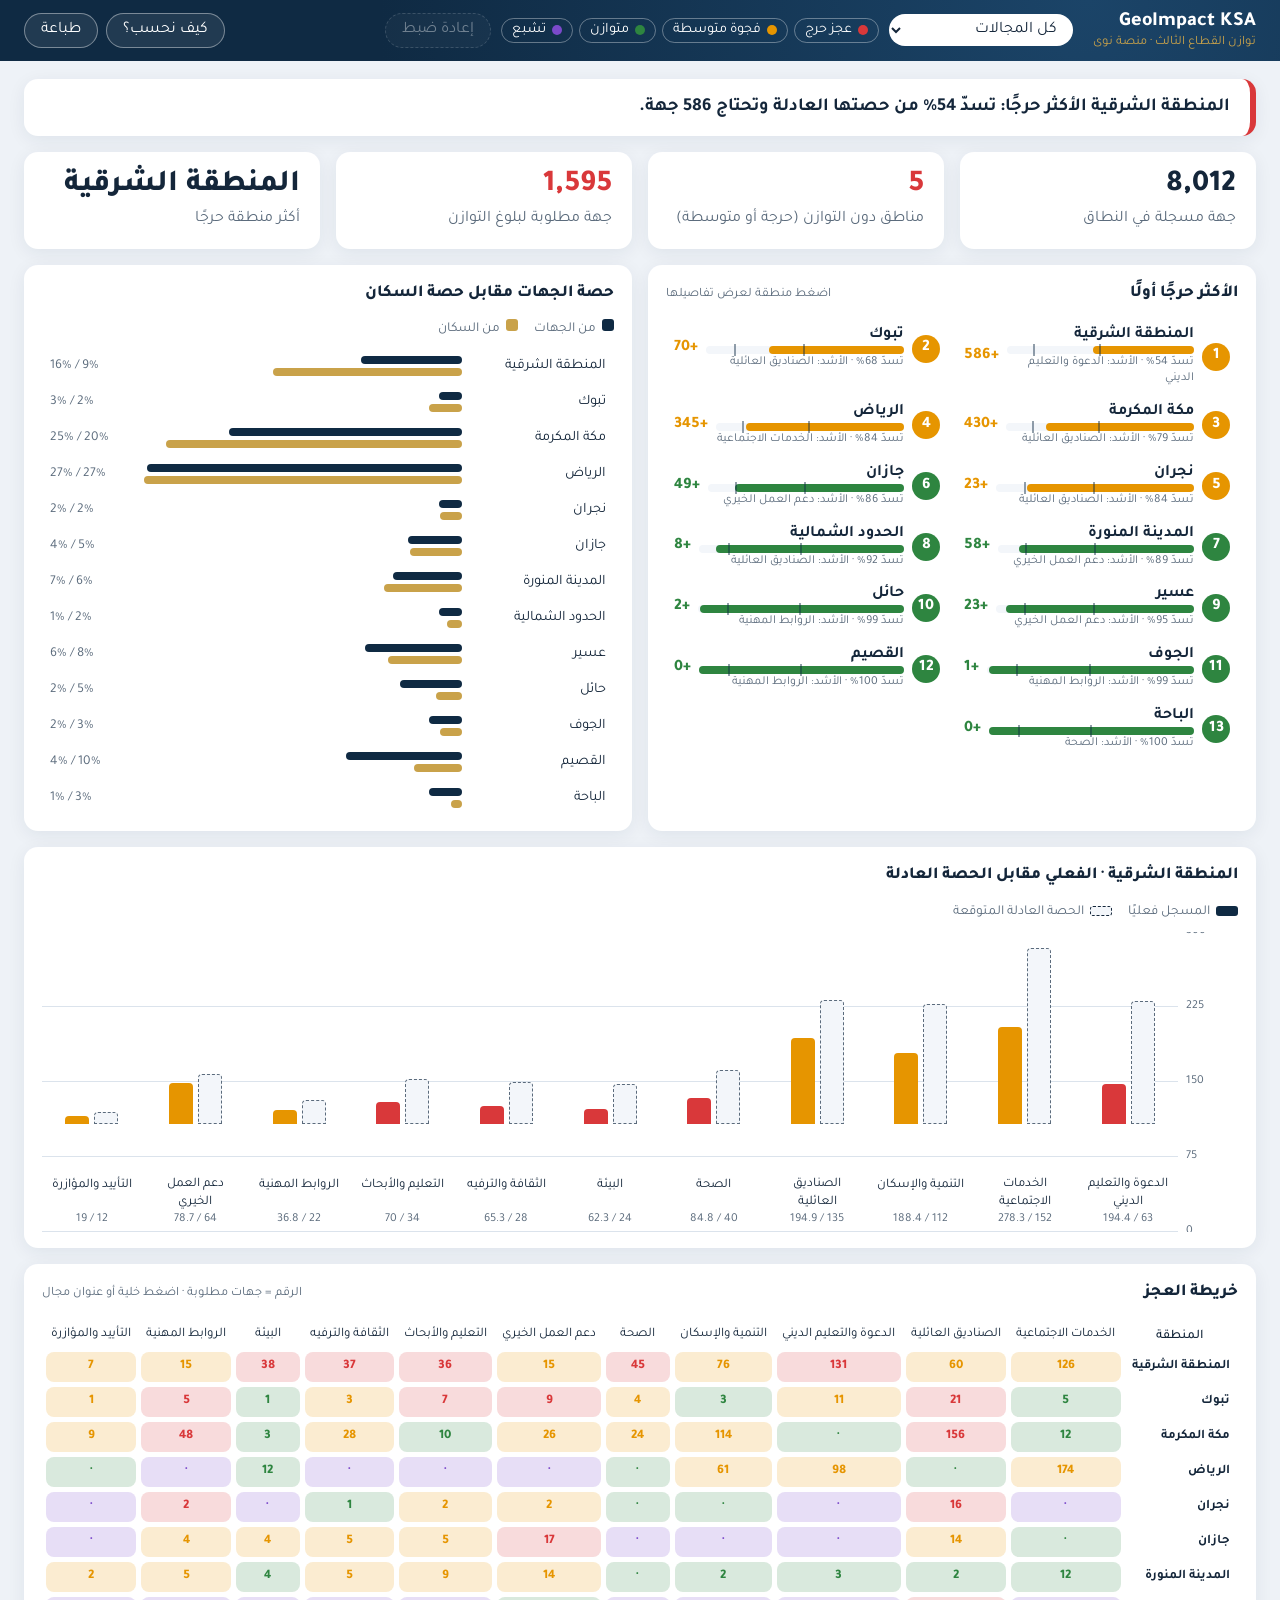
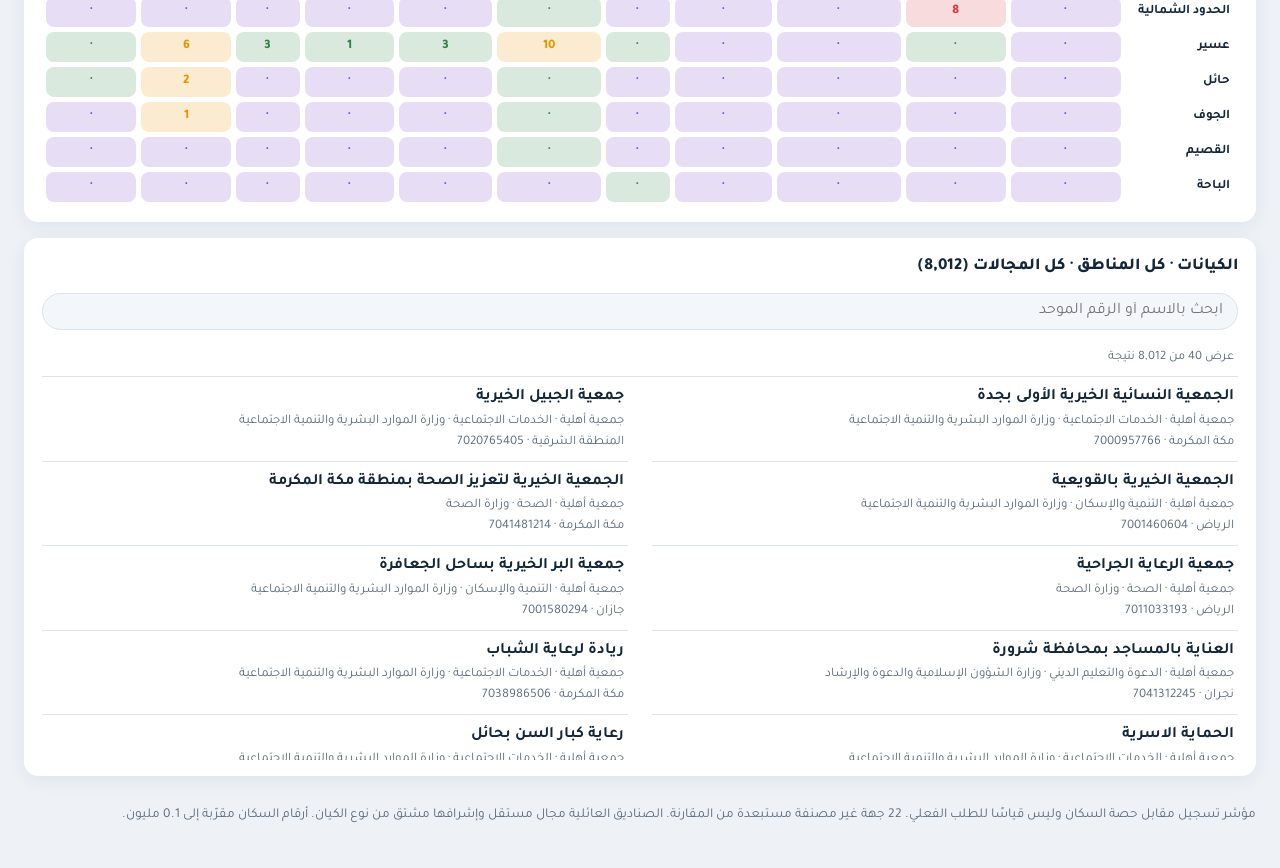
<file: dashboard/index.html>
<!DOCTYPE html>
<html lang="ar" dir="rtl">
<head>
  <meta charset="UTF-8">
  <meta name="viewport" content="width=device-width, initial-scale=1">
  <title>GeoImpact KSA · لوحة توازن القطاع الثالث</title>
  <link rel="preconnect" href="https://fonts.googleapis.com">
  <link href="https://fonts.googleapis.com/css2?family=Tajawal:wght@400;500;700;800&display=swap" rel="stylesheet">
  <link rel="stylesheet" href="style.css?v=17">
</head>
<body>
  <header class="topbar">
    <div class="topbar__brand">
      <strong>GeoImpact KSA</strong>
      <span>توازن القطاع الثالث · منصة نوى</span>
    </div>
    <div class="topbar__filters" id="filters"></div>
    <div class="topbar__actions">
      <button type="button" class="btn" id="method-button">كيف نحسب؟</button>
      <button type="button" class="btn" id="print-button">طباعة</button>
    </div>
  </header>

  <main class="board">
    <section class="headline" id="headline" aria-live="polite"></section>
    <section class="kpis" id="kpis"></section>

    <section class="panel panel--leaderboard">
      <h2 class="panel__title">الأكثر حرجًا أولًا <small>اضغط منطقة لعرض تفاصيلها</small></h2>
      <ol class="leaderboard" id="leaderboard"></ol>
    </section>

    <section class="panel panel--detail">
      <h2 class="panel__title" id="detail-title"></h2>
      <div class="legend legend--detail" aria-label="مفتاح الرسم">
        <span><i class="legend-mark legend-mark--actual"></i>المسجل فعليًا</span>
        <span><i class="legend-mark legend-mark--expected"></i>الحصة العادلة المتوقعة</span>
      </div>
      <div id="detail"></div>
    </section>

    <section class="panel panel--shares">
      <h2 class="panel__title">حصة الجهات مقابل حصة السكان</h2>
      <div class="legend">
        <span><i class="swatch swatch--registered"></i>من الجهات</span>
        <span><i class="swatch swatch--population"></i>من السكان</span>
      </div>
      <div id="shares"></div>
    </section>

    <section class="panel panel--matrix">
      <h2 class="panel__title">خريطة العجز <small>الرقم = جهات مطلوبة · اضغط خلية أو عنوان مجال</small></h2>
      <div class="matrix-scroll"><table class="matrix" id="matrix"></table></div>
    </section>

    <section class="panel panel--entities">
      <h2 class="panel__title" id="entities-title"></h2>
      <input id="entity-search" class="search" type="search" placeholder="ابحث بالاسم أو الرقم الموحد" autocomplete="off">
      <ul class="results" id="entities"></ul>
    </section>
  </main>

  <dialog id="method-dialog" class="dialog">
    <div id="method-body"></div>
    <button type="button" class="btn btn--primary" id="method-close">فهمت</button>
  </dialog>

  <footer class="footer" id="footer"></footer>
  <script type="module" src="js/app.js?v=15"></script>
</body>
</html>
</file>
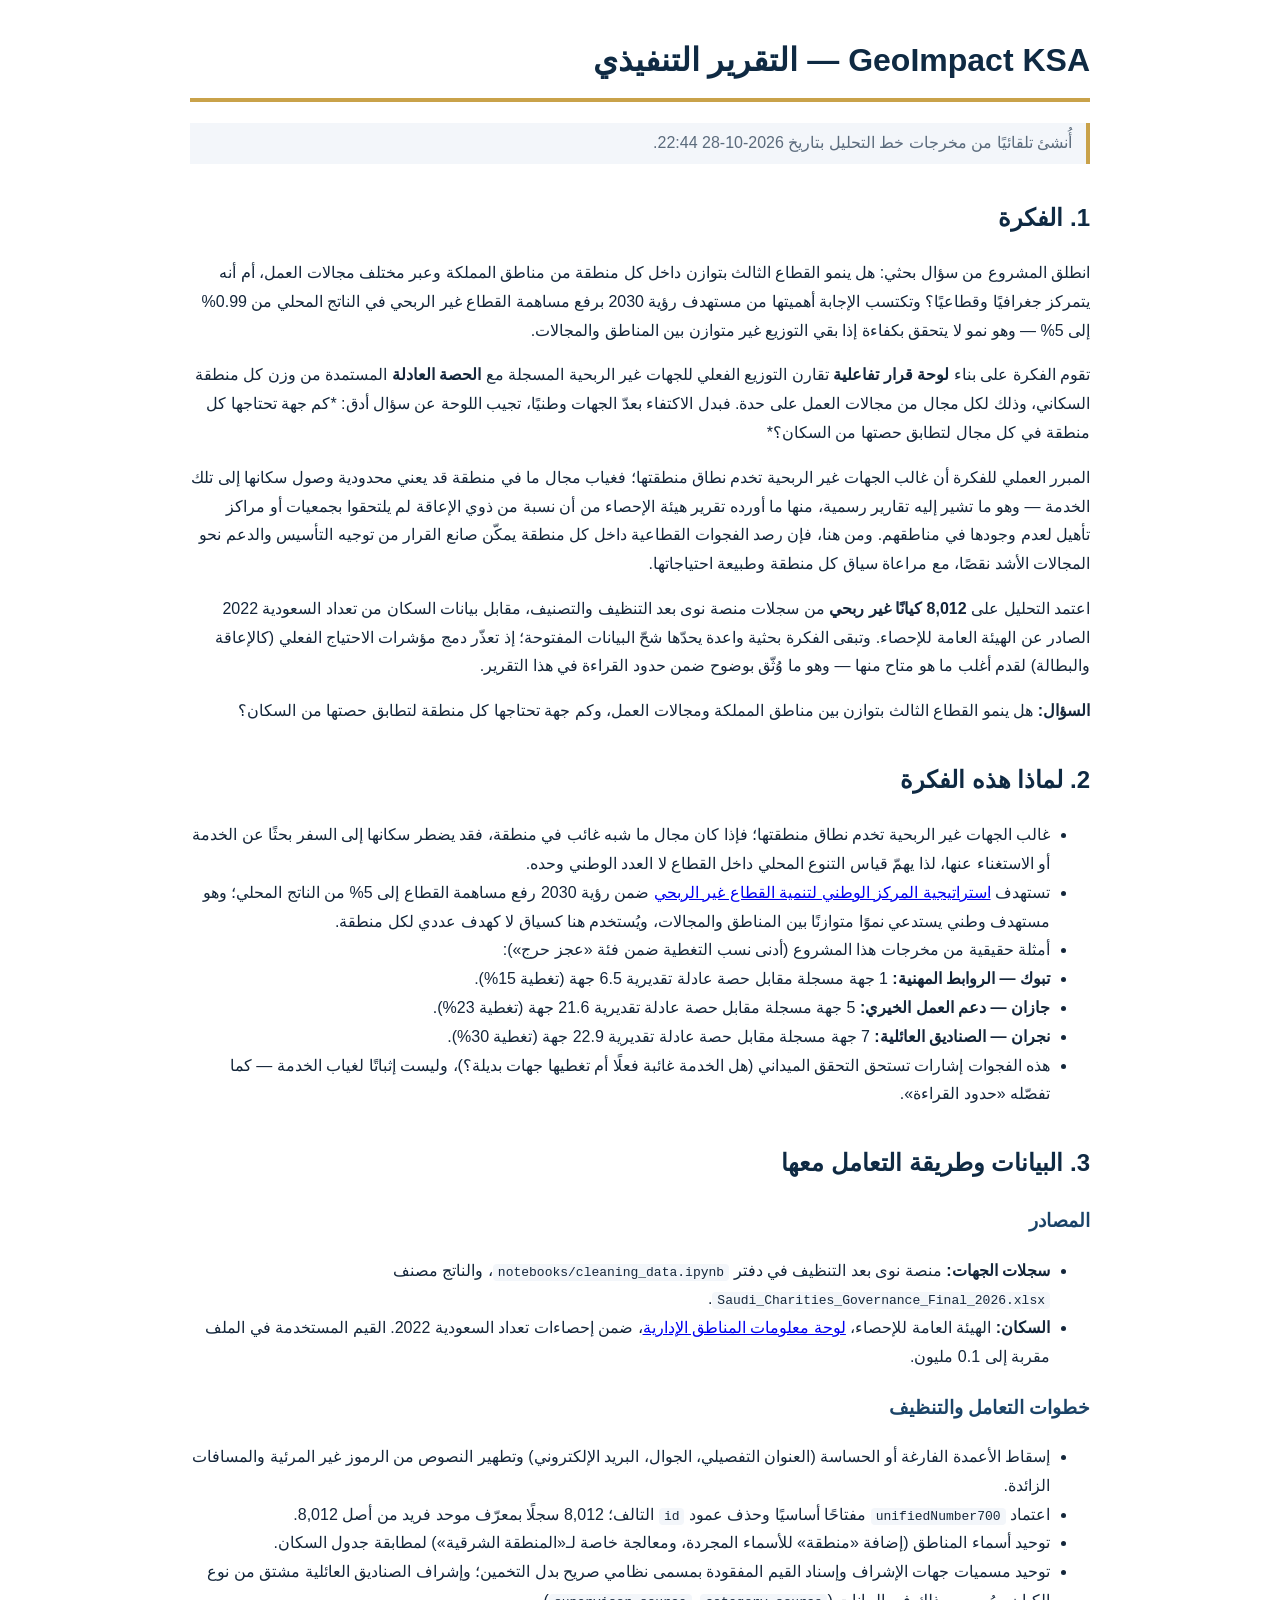
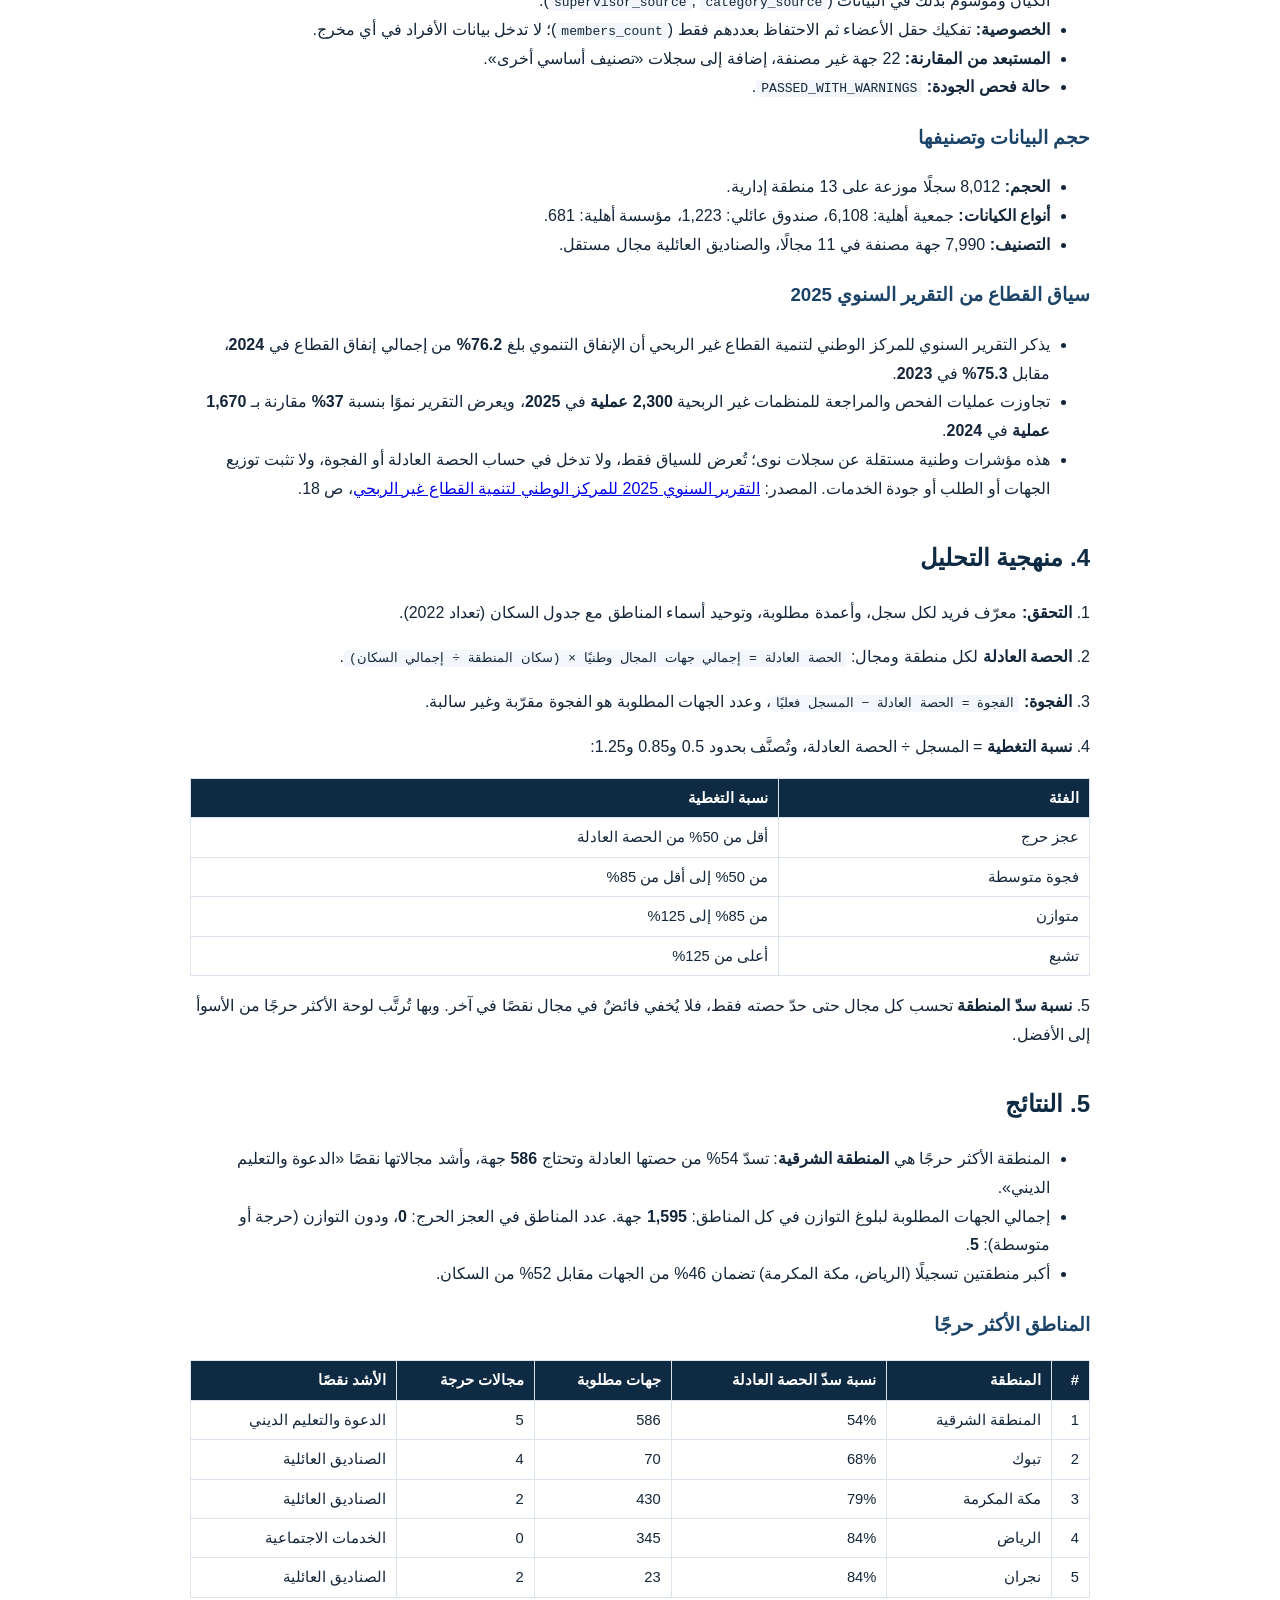
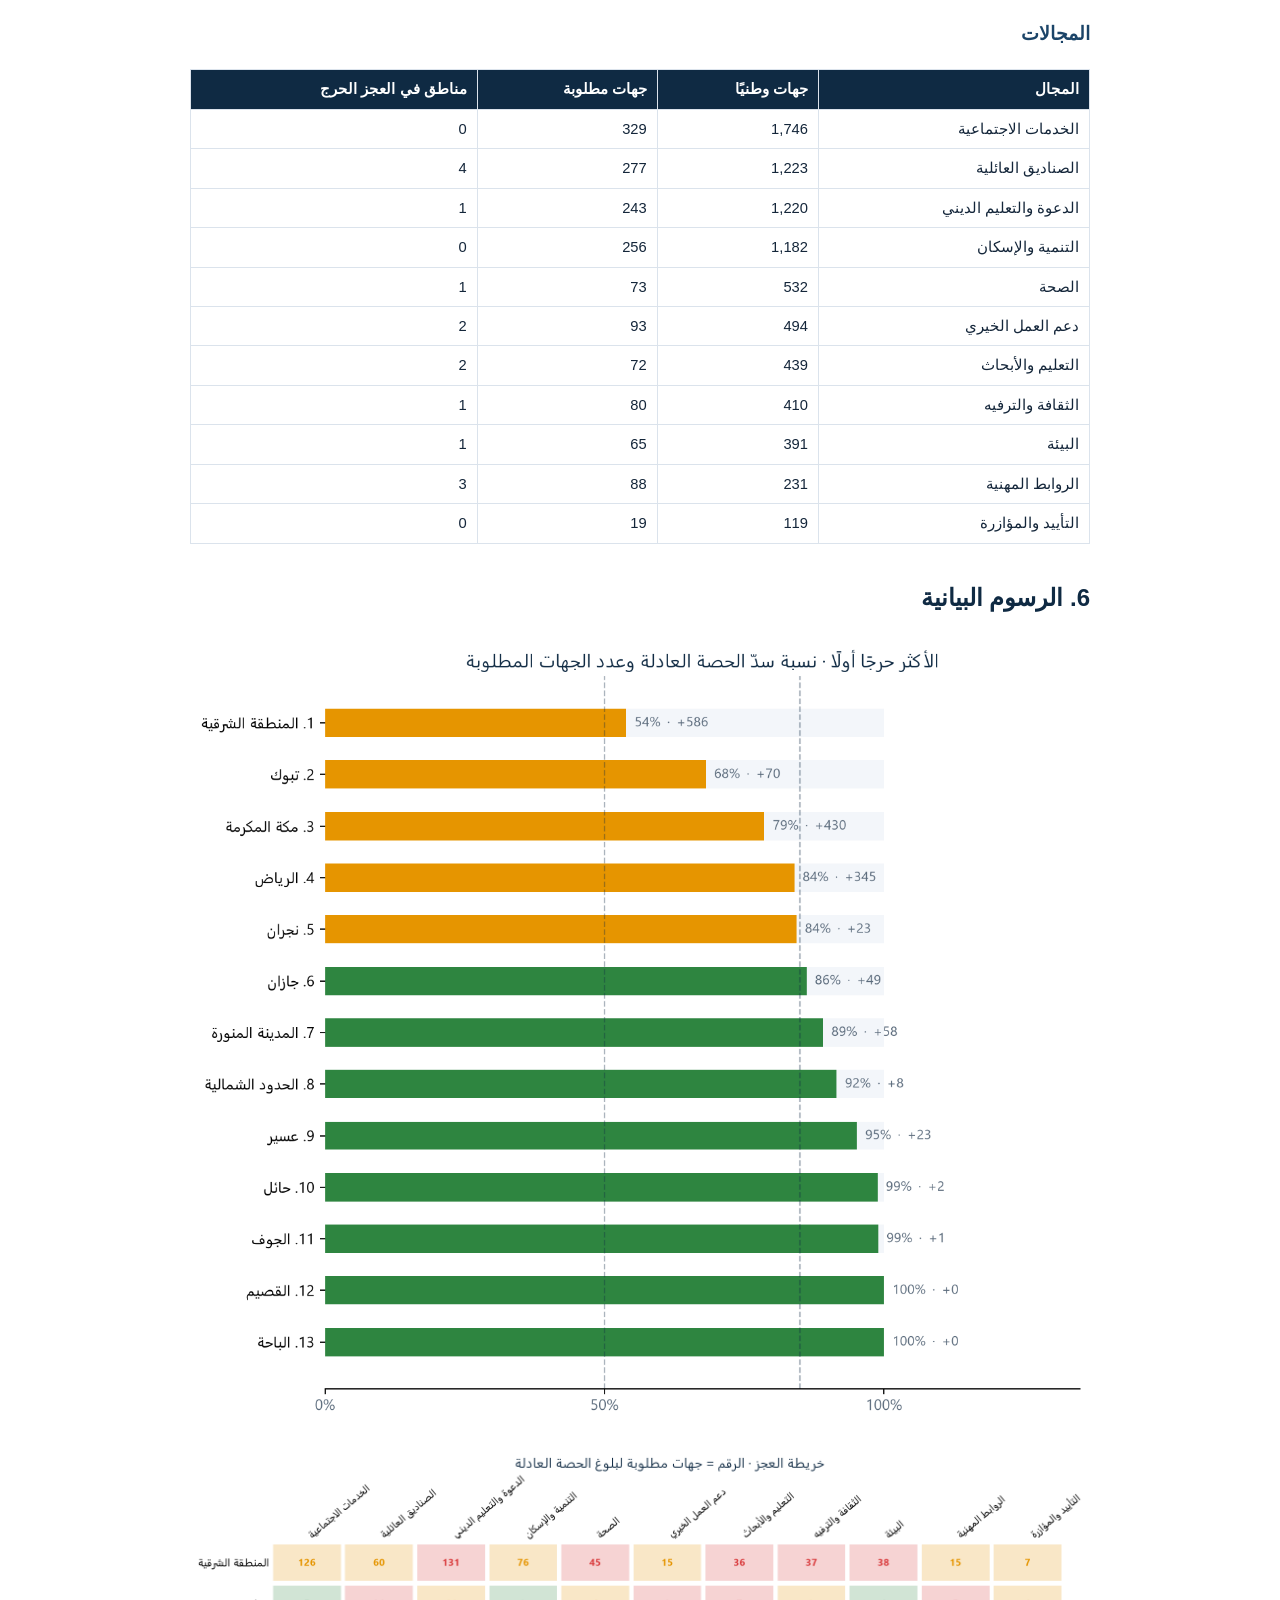
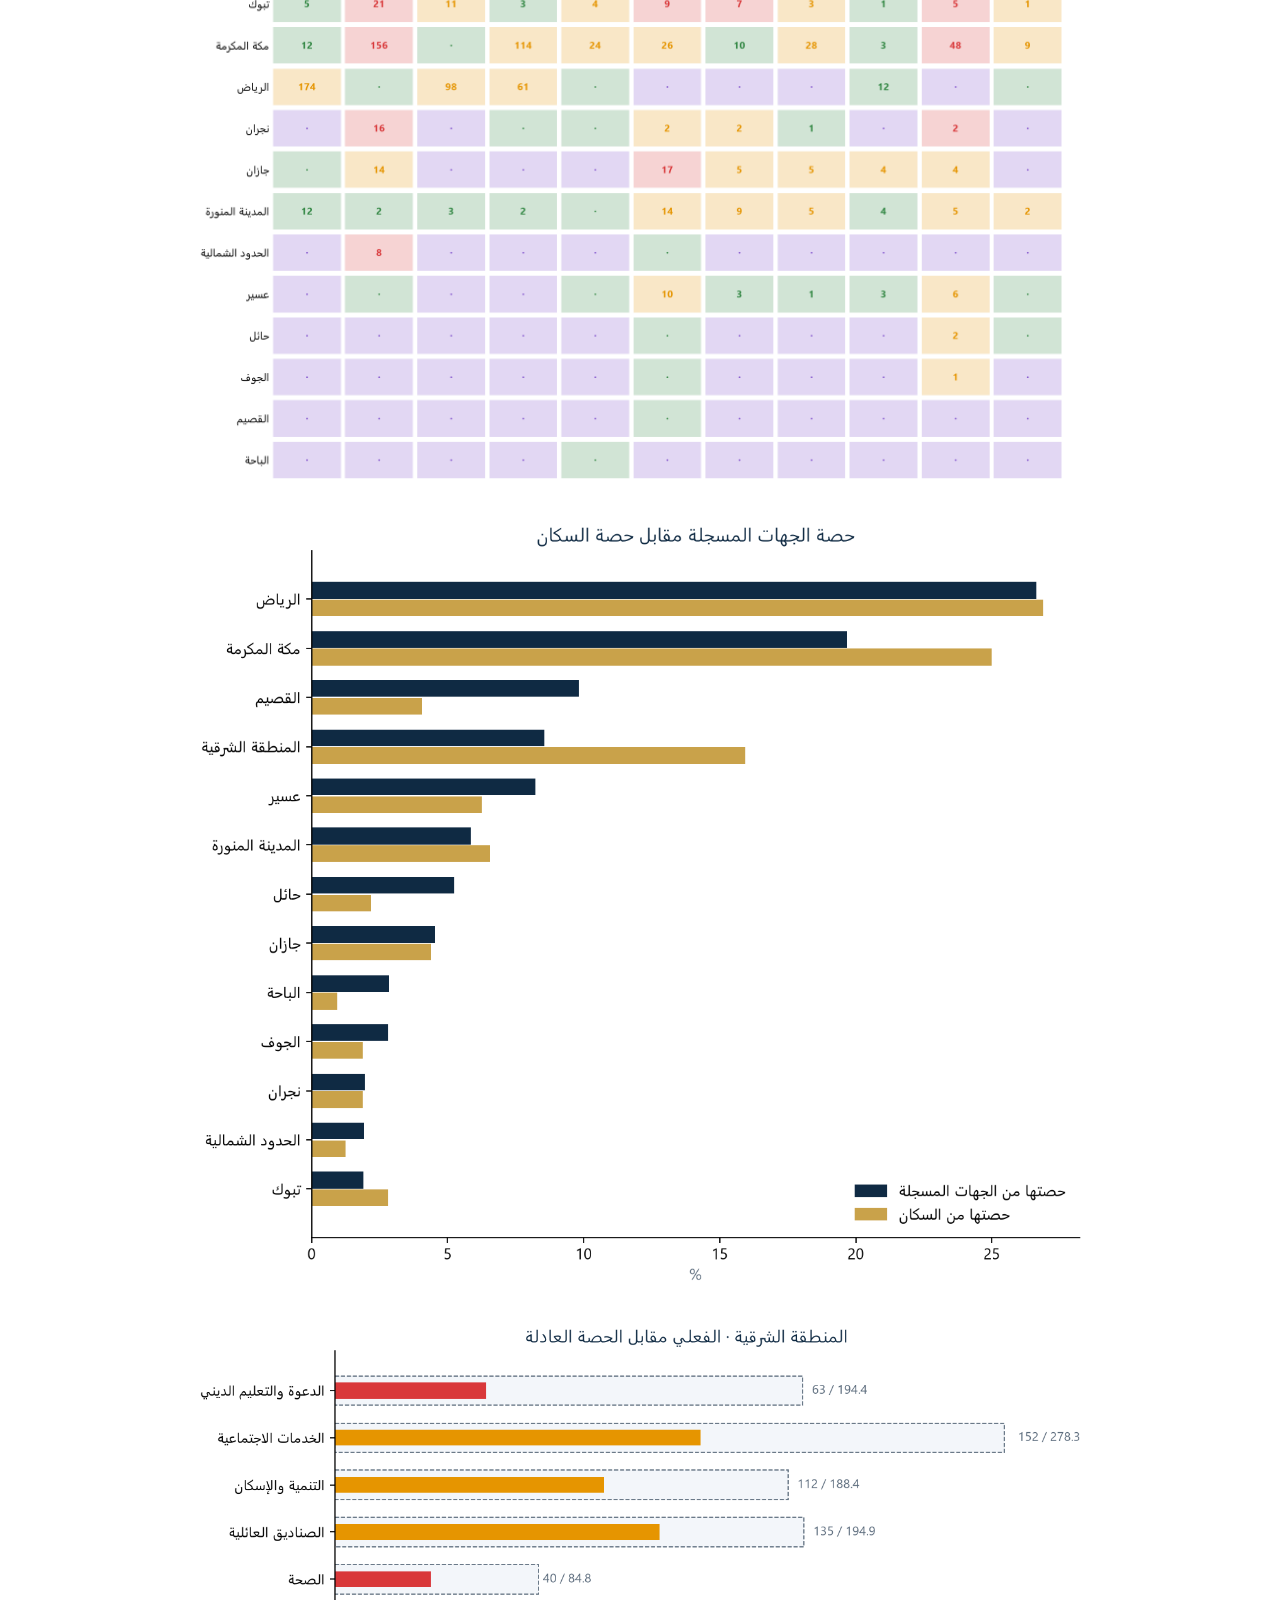
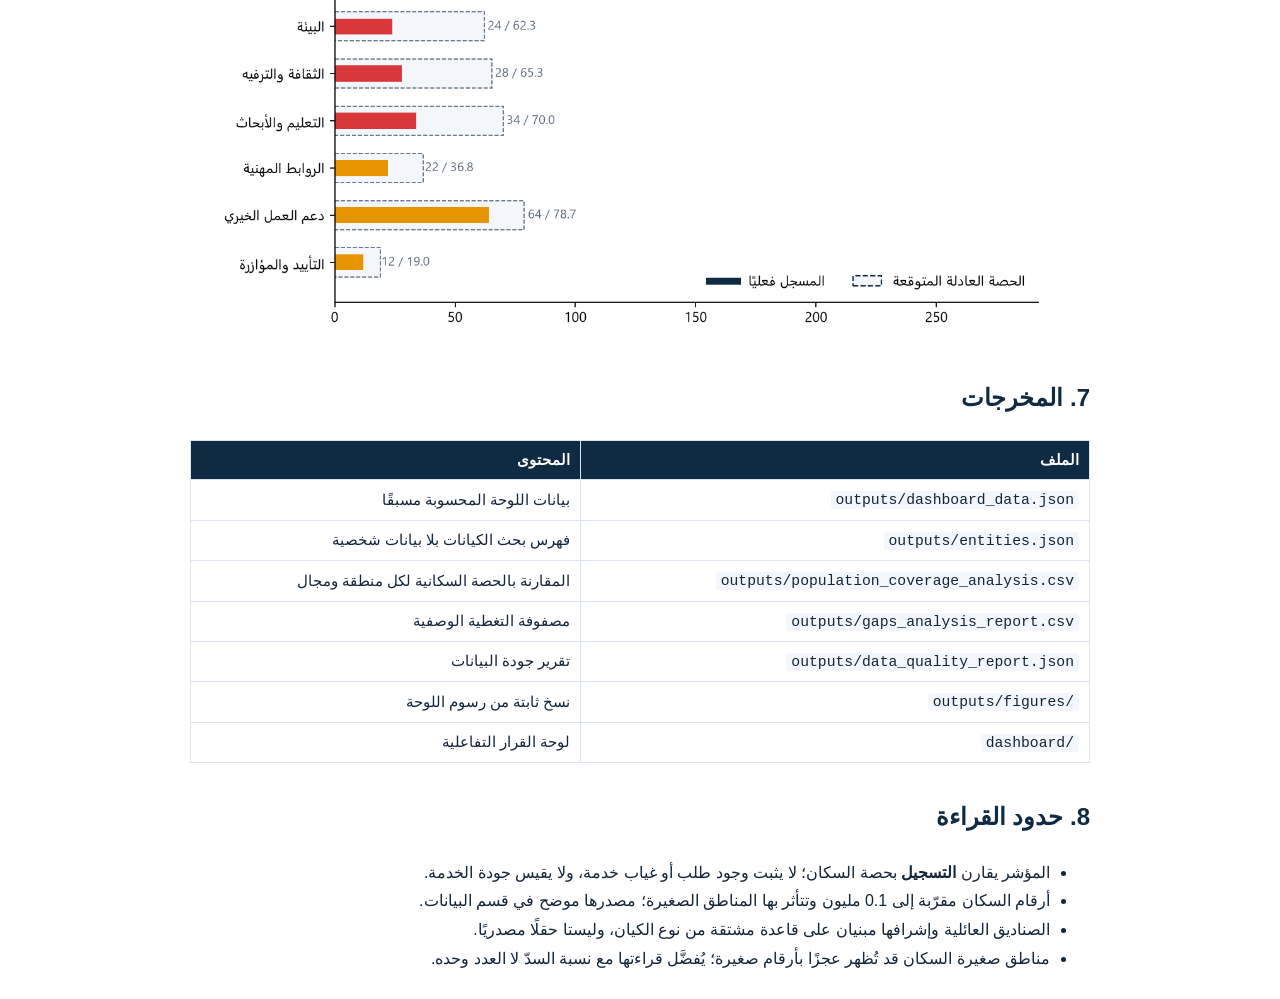
<file: report/executive_summary.html>
<!DOCTYPE html><html lang="ar" dir="rtl"><head><meta charset="UTF-8"><title>GeoImpact KSA — التقرير التنفيذي</title><style>
body { font-family: Tajawal, 'Segoe UI', Tahoma, sans-serif; max-width: 900px; margin: 32px auto; padding: 0 20px; color: #14263a; line-height: 1.8; }
h1 { color: #0f2a43; border-bottom: 4px solid #c9a24a; padding-bottom: 8px; }
h2 { color: #0f2a43; margin-top: 32px; } h3 { color: #1b4468; }
table { width: 100%; border-collapse: collapse; margin: 12px 0; font-size: 0.92rem; }
th { background: #0f2a43; color: #fff; } th, td { padding: 6px 10px; border: 1px solid #dbe3ec; text-align: right; }
blockquote { margin: 0; padding: 6px 14px; border-inline-start: 4px solid #c9a24a; background: #f3f6fa; color: #5b6b7c; }
figure { margin: 16px 0; page-break-inside: avoid; } img { max-width: 100%; }
code { background: #f3f6fa; padding: 1px 5px; border-radius: 4px; direction: ltr; unicode-bidi: embed; }
</style></head><body><h1>GeoImpact KSA — التقرير التنفيذي</h1>
<blockquote>أُنشئ تلقائيًا من مخرجات خط التحليل بتاريخ 2026-10-28 22:44.</blockquote>
<h2>1. الفكرة</h2>
<p>انطلق المشروع من سؤال بحثي: هل ينمو القطاع الثالث بتوازن داخل كل منطقة من مناطق المملكة وعبر مختلف مجالات العمل، أم أنه يتمركز جغرافيًا وقطاعيًا؟ وتكتسب الإجابة أهميتها من مستهدف رؤية 2030 برفع مساهمة القطاع غير الربحي في الناتج المحلي من 0.99% إلى 5% — وهو نمو لا يتحقق بكفاءة إذا بقي التوزيع غير متوازن بين المناطق والمجالات.</p>
<p>تقوم الفكرة على بناء <strong>لوحة قرار تفاعلية</strong> تقارن التوزيع الفعلي للجهات غير الربحية المسجلة مع <strong>الحصة العادلة</strong> المستمدة من وزن كل منطقة السكاني، وذلك لكل مجال من مجالات العمل على حدة. فبدل الاكتفاء بعدّ الجهات وطنيًا، تجيب اللوحة عن سؤال أدق: *كم جهة تحتاجها كل منطقة في كل مجال لتطابق حصتها من السكان؟*</p>
<p>المبرر العملي للفكرة أن غالب الجهات غير الربحية تخدم نطاق منطقتها؛ فغياب مجال ما في منطقة قد يعني محدودية وصول سكانها إلى تلك الخدمة — وهو ما تشير إليه تقارير رسمية، منها ما أورده تقرير هيئة الإحصاء من أن نسبة من ذوي الإعاقة لم يلتحقوا بجمعيات أو مراكز تأهيل لعدم وجودها في مناطقهم. ومن هنا، فإن رصد الفجوات القطاعية داخل كل منطقة يمكّن صانع القرار من توجيه التأسيس والدعم نحو المجالات الأشد نقصًا، مع مراعاة سياق كل منطقة وطبيعة احتياجاتها.</p>
<p>اعتمد التحليل على <strong>8,012 كيانًا غير ربحي</strong> من سجلات منصة نوى بعد التنظيف والتصنيف، مقابل بيانات السكان من تعداد السعودية 2022 الصادر عن الهيئة العامة للإحصاء. وتبقى الفكرة بحثية واعدة يحدّها شحّ البيانات المفتوحة؛ إذ تعذّر دمج مؤشرات الاحتياج الفعلي (كالإعاقة والبطالة) لقدم أغلب ما هو متاح منها — وهو ما وُثّق بوضوح ضمن حدود القراءة في هذا التقرير.</p>
<p><strong>السؤال:</strong> هل ينمو القطاع الثالث بتوازن بين مناطق المملكة ومجالات العمل، وكم جهة تحتاجها كل منطقة لتطابق حصتها من السكان؟</p>
<h2>2. لماذا هذه الفكرة</h2>
<ul><li>غالب الجهات غير الربحية تخدم نطاق منطقتها؛ فإذا كان مجال ما شبه غائب في منطقة، فقد يضطر سكانها إلى السفر بحثًا عن الخدمة أو الاستغناء عنها، لذا يهمّ قياس التنوع المحلي داخل القطاع لا العدد الوطني وحده.</li><li>تستهدف <a href="https://www.vision2030.gov.sa/ar/explore/strategies/national-center-for-non-profit-sector-strategy">استراتيجية المركز الوطني لتنمية القطاع غير الربحي</a> ضمن رؤية 2030 رفع مساهمة القطاع إلى 5% من الناتج المحلي؛ وهو مستهدف وطني يستدعي نموًا متوازنًا بين المناطق والمجالات، ويُستخدم هنا كسياق لا كهدف عددي لكل منطقة.</li><li>أمثلة حقيقية من مخرجات هذا المشروع (أدنى نسب التغطية ضمن فئة «عجز حرج»):</li><li><strong>تبوك — الروابط المهنية:</strong> 1 جهة مسجلة مقابل حصة عادلة تقديرية 6.5 جهة (تغطية 15%).</li><li><strong>جازان — دعم العمل الخيري:</strong> 5 جهة مسجلة مقابل حصة عادلة تقديرية 21.6 جهة (تغطية 23%).</li><li><strong>نجران — الصناديق العائلية:</strong> 7 جهة مسجلة مقابل حصة عادلة تقديرية 22.9 جهة (تغطية 30%).</li><li>هذه الفجوات إشارات تستحق التحقق الميداني (هل الخدمة غائبة فعلًا أم تغطيها جهات بديلة؟)، وليست إثباتًا لغياب الخدمة — كما تفصّله «حدود القراءة».</li></ul>
<h2>3. البيانات وطريقة التعامل معها</h2>
<h3>المصادر</h3>
<ul><li><strong>سجلات الجهات:</strong> منصة نوى بعد التنظيف في دفتر <code>notebooks/cleaning_data.ipynb</code>، والناتج مصنف <code>Saudi_Charities_Governance_Final_2026.xlsx</code>.</li><li><strong>السكان:</strong> الهيئة العامة للإحصاء، <a href="https://www.stats.gov.sa/ar/w/%D8%B9%D8%B1%D8%B6-%D9%85%D8%B9%D9%84%D9%88%D9%85%D8%A7%D8%AA-%D8%A7%D9%84%D9%85%D9%86%D8%A7%D8%B7%D9%82-%D8%A7%D9%84%D8%A5%D8%AF%D8%A7%D8%B1%D9%8A%D8%A9?category=127436&amp;tab=436327">لوحة معلومات المناطق الإدارية</a>، ضمن إحصاءات تعداد السعودية 2022. القيم المستخدمة في الملف مقربة إلى 0.1 مليون.</li></ul>
<h3>خطوات التعامل والتنظيف</h3>
<ul><li>إسقاط الأعمدة الفارغة أو الحساسة (العنوان التفصيلي، الجوال، البريد الإلكتروني) وتطهير النصوص من الرموز غير المرئية والمسافات الزائدة.</li><li>اعتماد <code>unifiedNumber700</code> مفتاحًا أساسيًا وحذف عمود <code>id</code> التالف؛ 8,012 سجلًا بمعرّف موحد فريد من أصل 8,012.</li><li>توحيد أسماء المناطق (إضافة «منطقة» للأسماء المجردة، ومعالجة خاصة لـ«المنطقة الشرقية») لمطابقة جدول السكان.</li><li>توحيد مسميات جهات الإشراف وإسناد القيم المفقودة بمسمى نظامي صريح بدل التخمين؛ وإشراف الصناديق العائلية مشتق من نوع الكيان ومُوسوم بذلك في البيانات (<code>supervisor_source</code>, <code>category_source</code>).</li><li><strong>الخصوصية:</strong> تفكيك حقل الأعضاء ثم الاحتفاظ بعددهم فقط (<code>members_count</code>)؛ لا تدخل بيانات الأفراد في أي مخرج.</li><li><strong>المستبعد من المقارنة:</strong> 22 جهة غير مصنفة، إضافة إلى سجلات «تصنيف أساسي أخرى».</li><li><strong>حالة فحص الجودة:</strong> <code>PASSED_WITH_WARNINGS</code>.</li></ul>
<h3>حجم البيانات وتصنيفها</h3>
<ul><li><strong>الحجم:</strong> 8,012 سجلًا موزعة على 13 منطقة إدارية.</li><li><strong>أنواع الكيانات:</strong> جمعية أهلية: 6,108، صندوق عائلي: 1,223، مؤسسة أهلية: 681.</li><li><strong>التصنيف:</strong> 7,990 جهة مصنفة في 11 مجالًا، والصناديق العائلية مجال مستقل.</li></ul>
<h3>سياق القطاع من التقرير السنوي 2025</h3>
<ul><li>يذكر التقرير السنوي للمركز الوطني لتنمية القطاع غير الربحي أن الإنفاق التنموي بلغ <strong>76.2%</strong> من إجمالي إنفاق القطاع في <strong>2024</strong>، مقابل <strong>75.3%</strong> في <strong>2023</strong>.</li><li>تجاوزت عمليات الفحص والمراجعة للمنظمات غير الربحية <strong>2,300 عملية</strong> في <strong>2025</strong>، ويعرض التقرير نموًا بنسبة <strong>37%</strong> مقارنة بـ <strong>1,670 عملية</strong> في <strong>2024</strong>.</li><li>هذه مؤشرات وطنية مستقلة عن سجلات نوى؛ تُعرض للسياق فقط، ولا تدخل في حساب الحصة العادلة أو الفجوة، ولا تثبت توزيع الجهات أو الطلب أو جودة الخدمات. المصدر: <a href="https://ncnp.gov.sa/ar/reports">التقرير السنوي 2025 للمركز الوطني لتنمية القطاع غير الربحي</a>، ص 18.</li></ul>
<h2>4. منهجية التحليل</h2>
<p>1. <strong>التحقق:</strong> معرّف فريد لكل سجل، وأعمدة مطلوبة، وتوحيد أسماء المناطق مع جدول السكان (تعداد 2022).</p>
<p>2. <strong>الحصة العادلة</strong> لكل منطقة ومجال: <code>الحصة العادلة = إجمالي جهات المجال وطنيًا × (سكان المنطقة ÷ إجمالي السكان)</code>.</p>
<p>3. <strong>الفجوة:</strong> <code>الفجوة = الحصة العادلة − المسجل فعليًا</code>، وعدد الجهات المطلوبة هو الفجوة مقرّبة وغير سالبة.</p>
<p>4. <strong>نسبة التغطية</strong> = المسجل ÷ الحصة العادلة، وتُصنَّف بحدود 0.5 و0.85 و1.25:</p>
<table><thead><tr><th>الفئة</th><th>نسبة التغطية</th></tr></thead><tbody>
<tr><td>عجز حرج</td><td>أقل من 50% من الحصة العادلة</td></tr>
<tr><td>فجوة متوسطة</td><td>من 50% إلى أقل من 85%</td></tr>
<tr><td>متوازن</td><td>من 85% إلى 125%</td></tr>
<tr><td>تشبع</td><td>أعلى من 125%</td></tr>
</tbody></table>
<p>5. <strong>نسبة سدّ المنطقة</strong> تحسب كل مجال حتى حدّ حصته فقط، فلا يُخفي فائضٌ في مجال نقصًا في آخر. وبها تُرتَّب لوحة الأكثر حرجًا من الأسوأ إلى الأفضل.</p>
<h2>5. النتائج</h2>
<ul><li>المنطقة الأكثر حرجًا هي <strong>المنطقة الشرقية</strong>: تسدّ 54% من حصتها العادلة وتحتاج <strong>586</strong> جهة، وأشد مجالاتها نقصًا «الدعوة والتعليم الديني».</li><li>إجمالي الجهات المطلوبة لبلوغ التوازن في كل المناطق: <strong>1,595</strong> جهة. عدد المناطق في العجز الحرج: <strong>0</strong>، ودون التوازن (حرجة أو متوسطة): <strong>5</strong>.</li><li>أكبر منطقتين تسجيلًا (الرياض، مكة المكرمة) تضمان 46% من الجهات مقابل 52% من السكان.</li></ul>
<h3>المناطق الأكثر حرجًا</h3>
<table><thead><tr><th>#</th><th>المنطقة</th><th>نسبة سدّ الحصة العادلة</th><th>جهات مطلوبة</th><th>مجالات حرجة</th><th>الأشد نقصًا</th></tr></thead><tbody>
<tr><td>1</td><td>المنطقة الشرقية</td><td>54%</td><td>586</td><td>5</td><td>الدعوة والتعليم الديني</td></tr>
<tr><td>2</td><td>تبوك</td><td>68%</td><td>70</td><td>4</td><td>الصناديق العائلية</td></tr>
<tr><td>3</td><td>مكة المكرمة</td><td>79%</td><td>430</td><td>2</td><td>الصناديق العائلية</td></tr>
<tr><td>4</td><td>الرياض</td><td>84%</td><td>345</td><td>0</td><td>الخدمات الاجتماعية</td></tr>
<tr><td>5</td><td>نجران</td><td>84%</td><td>23</td><td>2</td><td>الصناديق العائلية</td></tr>
</tbody></table>
<h3>المجالات</h3>
<table><thead><tr><th>المجال</th><th>جهات وطنيًا</th><th>جهات مطلوبة</th><th>مناطق في العجز الحرج</th></tr></thead><tbody>
<tr><td>الخدمات الاجتماعية</td><td>1,746</td><td>329</td><td>0</td></tr>
<tr><td>الصناديق العائلية</td><td>1,223</td><td>277</td><td>4</td></tr>
<tr><td>الدعوة والتعليم الديني</td><td>1,220</td><td>243</td><td>1</td></tr>
<tr><td>التنمية والإسكان</td><td>1,182</td><td>256</td><td>0</td></tr>
<tr><td>الصحة</td><td>532</td><td>73</td><td>1</td></tr>
<tr><td>دعم العمل الخيري</td><td>494</td><td>93</td><td>2</td></tr>
<tr><td>التعليم والأبحاث</td><td>439</td><td>72</td><td>2</td></tr>
<tr><td>الثقافة والترفيه</td><td>410</td><td>80</td><td>1</td></tr>
<tr><td>البيئة</td><td>391</td><td>65</td><td>1</td></tr>
<tr><td>الروابط المهنية</td><td>231</td><td>88</td><td>3</td></tr>
<tr><td>التأييد والمؤازرة</td><td>119</td><td>19</td><td>0</td></tr>
</tbody></table>
<h2>6. الرسوم البيانية</h2>
<figure><img src="../outputs/figures/reverse_leaderboard.png" alt="reverse_leaderboard"></figure>
<figure><img src="../outputs/figures/deficit_heatmap.png" alt="deficit_heatmap"></figure>
<figure><img src="../outputs/figures/shares_vs_population.png" alt="shares_vs_population"></figure>
<figure><img src="../outputs/figures/worst_region_domains.png" alt="worst_region_domains"></figure>
<h2>7. المخرجات</h2>
<table><thead><tr><th>الملف</th><th>المحتوى</th></tr></thead><tbody>
<tr><td><code>outputs/dashboard_data.json</code></td><td>بيانات اللوحة المحسوبة مسبقًا</td></tr>
<tr><td><code>outputs/entities.json</code></td><td>فهرس بحث الكيانات بلا بيانات شخصية</td></tr>
<tr><td><code>outputs/population_coverage_analysis.csv</code></td><td>المقارنة بالحصة السكانية لكل منطقة ومجال</td></tr>
<tr><td><code>outputs/gaps_analysis_report.csv</code></td><td>مصفوفة التغطية الوصفية</td></tr>
<tr><td><code>outputs/data_quality_report.json</code></td><td>تقرير جودة البيانات</td></tr>
<tr><td><code>outputs/figures/</code></td><td>نسخ ثابتة من رسوم اللوحة</td></tr>
<tr><td><code>dashboard/</code></td><td>لوحة القرار التفاعلية</td></tr>
</tbody></table>
<h2>8. حدود القراءة</h2>
<ul><li>المؤشر يقارن <strong>التسجيل</strong> بحصة السكان؛ لا يثبت وجود طلب أو غياب خدمة، ولا يقيس جودة الخدمة.</li><li>أرقام السكان مقرّبة إلى 0.1 مليون وتتأثر بها المناطق الصغيرة؛ مصدرها موضح في قسم البيانات.</li><li>الصناديق العائلية وإشرافها مبنيان على قاعدة مشتقة من نوع الكيان، وليستا حقلًا مصدريًا.</li><li>مناطق صغيرة السكان قد تُظهر عجزًا بأرقام صغيرة؛ يُفضَّل قراءتها مع نسبة السدّ لا العدد وحده.</li></ul></body></html>
</file>
<file: dashboard/style.css>
:root {
  --font: "Tajawal", sans-serif;
  --ink: #14263a;
  --muted: #5b6b7c;
  --line: #dbe3ec;
  --surface: #ffffff;
  --canvas: #eef2f7;
  --tint: #f3f6fa;
  --navy: #0f2a43;
  --navy-2: #1b4468;
  --accent: #c9a24a;
  --tier-red: #d9383a;
  --tier-yellow: #e69500;
  --tier-green: #2e8540;
  --tier-purple: #7b4acb;
  --radius: 14px;
  --shadow: 0 4px 18px rgba(15, 42, 67, 0.07);
}

* { box-sizing: border-box; }
body { margin: 0; font-family: var(--font); color: var(--ink); background: var(--canvas); line-height: 1.6; }
button, input, select { font-family: inherit; font-size: inherit; color: inherit; }
button { cursor: pointer; }
ul, ol { margin: 0; padding: 0; list-style: none; }

/* Top bar */
.topbar { position: sticky; top: 0; z-index: 20; display: flex; flex-wrap: wrap; align-items: center; gap: 14px 20px; padding: 10px 24px; color: #fff; background: radial-gradient(circle at 85% 0, var(--navy-2), var(--navy) 65%); }
.topbar__brand { display: flex; flex-direction: column; line-height: 1.25; }
.topbar__brand strong { font-size: 1.25rem; font-weight: 800; }
.topbar__brand span { color: var(--accent); font-size: 0.8rem; }
.topbar__filters { display: flex; flex-wrap: wrap; align-items: center; gap: 10px; flex: 1; }
.topbar__actions { display: flex; gap: 8px; }
.select { min-width: 180px; padding: 7px 12px; border: 0; border-radius: 999px; background: #fff; color: var(--ink); }
.chips { display: flex; flex-wrap: wrap; gap: 6px; }
.chip { display: inline-flex; align-items: center; gap: 6px; padding: 5px 12px; border: 1px solid rgba(255, 255, 255, 0.35); border-radius: 999px; background: transparent; color: #fff; }
.chip__dot { width: 10px; height: 10px; border-radius: 50%; background: var(--tier); }
.chip.is-on { background: #fff; color: var(--ink); border-color: #fff; }
.btn { padding: 7px 16px; border: 1px solid rgba(255, 255, 255, 0.4); border-radius: 999px; background: rgba(255, 255, 255, 0.08); color: #fff; }
.btn:disabled { opacity: 0.4; cursor: default; }
.btn--ghost { border-style: dashed; }
.btn--primary { margin-top: 12px; background: var(--navy); color: #fff; border-color: var(--navy); }

/* Board layout */
.board { display: grid; grid-template-columns: repeat(12, 1fr); gap: 16px; max-width: 1500px; margin: 0 auto; padding: 18px 24px 8px; }
.headline { grid-column: 1 / -1; padding: 14px 20px; border-inline-start: 6px solid var(--tier-red); border-radius: var(--radius); background: var(--surface); box-shadow: var(--shadow); font-size: 1.15rem; font-weight: 700; }
.headline p { margin: 0; }
.kpis { grid-column: 1 / -1; display: grid; grid-template-columns: repeat(4, 1fr); gap: 16px; }
.kpi { display: flex; flex-direction: column; gap: 2px; padding: 14px 18px; border: 2px solid transparent; border-radius: var(--radius); background: var(--surface); box-shadow: var(--shadow); text-align: start; }
button.kpi:hover { border-color: var(--line); }
.kpi.is-on { border-color: var(--navy); }
.kpi__value { font-size: 1.9rem; font-weight: 800; line-height: 1.2; }
.kpi--red .kpi__value { color: var(--tier-red); }
.kpi--status .kpi__value { color: var(--tier); font-size: 1.45rem; }
.kpi__label { color: var(--muted); }

.panel { min-width: 0; padding: 16px 18px; border-radius: var(--radius); background: var(--surface); box-shadow: var(--shadow); }
.panel__title { display: flex; flex-wrap: wrap; align-items: baseline; justify-content: space-between; gap: 4px 10px; margin: 0 0 12px; font-size: 1.05rem; font-weight: 800; }
.panel__title small { color: var(--muted); font-weight: 400; font-size: 0.8rem; }
.panel--leaderboard { grid-column: span 6; order: 1; }
.panel--shares { grid-column: span 6; order: 2; }
.panel--detail { grid-column: 1 / -1; order: 3; }
.panel--matrix { grid-column: 1 / -1; }
.panel--entities { grid-column: 1 / -1; }
.board { align-items: start; }
.panel--leaderboard, .panel--detail { align-self: stretch; }
.headline { order: -2; }
.kpis { order: -1; }
.panel--matrix { order: 4; }
.panel--entities { order: 5; }
.panel--leaderboard .leaderboard { display: grid; grid-template-columns: repeat(2, minmax(0, 1fr)); gap: 2px 8px; }
.panel--leaderboard .lb-row { gap: 8px; padding: 5px 6px; }
.panel--leaderboard .lb-row__rank { width: 28px; height: 28px; }
.panel--leaderboard .lb-row__need { font-size: 1rem; }
.panel--leaderboard .lb-row__body { gap: 1px; }
.panel--leaderboard .lb-row__body small { font-size: 0.76rem; line-height: 1.3; }
.panel--leaderboard .meter { height: 8px; }
.panel--detail { display: flex; flex-direction: column; }
.panel--detail #detail { flex: 1; min-height: 0; }
.panel--entities .results { display: grid; grid-template-columns: repeat(2, 1fr); gap: 0 24px; max-height: 420px; }
.topbar__filters { flex-wrap: nowrap; }
.topbar .chip { padding: 3px 10px; font-size: 0.9rem; }
.topbar .select { min-width: 160px; }

/* Reverse leaderboard */
.lb-row { display: flex; align-items: center; gap: 12px; width: 100%; padding: 9px 10px; border: 2px solid transparent; border-radius: 12px; background: transparent; text-align: start; }
.lb-row:hover { background: var(--tint); }
.lb-row.is-on { border-color: var(--tier); background: var(--tint); }
.lb-row__rank { flex: none; display: grid; place-items: center; width: 34px; height: 34px; border-radius: 50%; background: var(--tier); color: #fff; font-weight: 800; }
.lb-row__body { flex: 1; display: flex; flex-direction: column; gap: 3px; min-width: 0; }
.lb-row__body small { color: var(--muted); }
.lb-row__need { flex: none; font-size: 1.15rem; font-weight: 800; color: var(--tier); }
.meter { position: relative; display: block; height: 10px; border-radius: 5px; background: var(--tint); }
.meter__fill { display: block; height: 100%; border-radius: 5px; background: var(--tier); }
.meter__mark { position: absolute; top: -2px; bottom: -2px; width: 2px; background: rgba(15, 42, 67, 0.45); }

/* Matrix */
.matrix-scroll { overflow-x: auto; }
.matrix { width: 100%; border-collapse: separate; border-spacing: 3px; font-size: 0.82rem; }
.matrix th { font-weight: 500; }
.matrix thead th { vertical-align: bottom; min-width: 64px; }
.matrix th button { width: 100%; padding: 4px; border: 0; border-radius: 8px; background: transparent; text-align: center; }
.matrix tbody th button { text-align: start; font-weight: 700; white-space: nowrap; }
.matrix th button:hover { background: var(--tint); }
.matrix th.is-on button, .matrix tr.is-on th button { background: var(--navy); color: #fff; }
.cell { width: 100%; padding: 7px 2px; border: 0; border-radius: 8px; background: color-mix(in srgb, var(--tier) 18%, white); color: var(--tier); font-weight: 800; }
.cell:hover { outline: 2px solid var(--tier); }
td.is-dim { opacity: 0.18; }
.matrix tr.is-on .cell { box-shadow: 0 0 0 2px var(--navy); }

/* Region detail */
.detail-chart-scroll { overflow-x: auto; }
.detail-chart { display: grid; grid-template-columns: 52px minmax(850px, 1fr); gap: 8px; min-height: 300px; }
.detail-chart__axis, .detail-chart__plot { position: relative; min-height: 300px; }
.detail-chart__axis { color: var(--muted); font-size: 0.76rem; }
.detail-chart__tick { position: absolute; inset-inline-end: 0; transform: translateY(50%); }
.detail-chart__gridline { position: absolute; inset-inline: 0; height: 1px; background: var(--line); }
.detail-chart__columns { position: absolute; inset: 0; display: grid; grid-template-columns: repeat(11, minmax(0, 1fr)); gap: 4px; }
.detail-column { display: grid; grid-template-rows: minmax(0, 1fr) auto auto; min-width: 0; padding: 0 3px 4px; border: 2px solid transparent; border-radius: 8px; background: transparent; text-align: center; }
.detail-column:hover { background: var(--tint); }
.detail-column.is-on { border-color: var(--navy); background: var(--tint); }
.detail-column__plot { position: relative; display: block; min-height: 190px; }
.detail-column__bars { position: absolute; inset: 0 0 0; display: flex; justify-content: center; align-items: end; gap: 5px; }
.detail-column__expected, .detail-column__actual { display: block; width: min(24px, 38%); min-height: 2px; border-radius: 4px 4px 0 0; }
.detail-column__expected { background: var(--tint); border: 1px dashed var(--muted); }
.detail-column__actual { background: var(--tier); }
.detail-column__name { min-height: 3em; padding-top: 5px; font-size: 0.82rem; line-height: 1.35; }
.detail-column__values { color: var(--muted); font-size: 0.76rem; white-space: nowrap; }
.legend--detail { margin: 0 0 6px; font-size: 0.8rem; }
.legend-mark { display: inline-block; width: 22px; height: 10px; margin-inline-end: 6px; vertical-align: middle; border-radius: 3px; }
.legend-mark--actual { background: var(--navy); }
.legend-mark--expected { border: 1px dashed var(--ink); background: var(--tint); }

/* Shares */
.legend { display: flex; gap: 16px; margin-bottom: 8px; color: var(--muted); font-size: 0.85rem; }
.swatch { display: inline-block; width: 12px; height: 12px; margin-inline-end: 6px; border-radius: 3px; }
.swatch--registered, .bar--registered { background: var(--navy); }
.swatch--population, .bar--population { background: var(--accent); }
.shares { display: flex; flex-direction: column; gap: 2px; }
.shares--single { min-height: 0; }
.share-row { display: grid; grid-template-columns: 132px minmax(0, 1fr) 82px; align-items: center; gap: 12px; width: 100%; min-height: 34px; padding: 3px 6px; border: 2px solid transparent; border-radius: 8px; background: transparent; text-align: start; font-size: 0.9rem; }
.share-row:hover { background: var(--tint); }
.share-row.is-on { border-color: var(--navy); background: var(--tint); }
.share-row__name { overflow: hidden; text-overflow: ellipsis; white-space: nowrap; }
.share-row__bars { display: flex; flex-direction: column; justify-content: center; align-items: flex-start; gap: 4px; min-width: 0; width: 100%; }
.bar { display: block; height: 8px; min-width: 2px; border-radius: 4px; }
.share-row__nums { color: var(--muted); font-size: 0.85rem; text-align: end; white-space: nowrap; }

/* Entities */
.search { width: 100%; margin-bottom: 10px; padding: 8px 14px; border: 1px solid var(--line); border-radius: 999px; background: var(--tint); }
.results { max-height: 360px; overflow-y: auto; }
.results li { display: flex; flex-direction: column; padding: 8px 4px; border-bottom: 1px solid var(--line); }
.results .results__count { grid-column: 1 / -1; color: var(--muted); font-size: 0.8rem; }
.results span, .results small { color: var(--muted); font-size: 0.82rem; }
.empty { padding: 16px; text-align: center; color: var(--muted); }

/* Dialog + footer */
.dialog { max-width: 520px; padding: 24px; border: 0; border-radius: var(--radius); box-shadow: 0 20px 60px rgba(15, 42, 67, 0.35); }
.dialog::backdrop { background: rgba(15, 42, 67, 0.55); }
.dialog h2 { margin-top: 0; }
.tier-list li { display: flex; align-items: center; gap: 8px; padding: 4px 0; }
.tier-list .chip__dot { background: var(--tier); }
.footer { max-width: 1500px; margin: 0 auto; padding: 8px 24px 28px; color: var(--muted); font-size: 0.85rem; }

@media (max-width: 1100px) {
  .topbar__filters { flex-wrap: wrap; }
  .panel--leaderboard, .panel--matrix, .panel--detail, .panel--shares, .panel--entities { grid-column: 1 / -1; grid-row: auto; }
  .panel--entities .results { grid-template-columns: 1fr; }
  .shares { display: grid; grid-template-columns: repeat(2, minmax(0, 1fr)); }
  .kpis { grid-template-columns: repeat(2, 1fr); }
}

@media (max-width: 760px) {
  .panel--leaderboard .leaderboard { grid-template-columns: 1fr; }
  .detail-chart { grid-template-columns: 42px minmax(850px, 1fr); }
  .detail-chart__axis, .detail-chart__plot { min-height: 260px; }
  .detail-column__plot { min-height: 160px; }
  .detail-column__name { font-size: 0.76rem; }
  .detail-column__values { font-size: 0.7rem; }
  .shares { grid-template-columns: 1fr; }
}

@media print {
  *,
  *::before,
  *::after {
    -webkit-print-color-adjust: exact !important;
    print-color-adjust: exact !important;
  }

  .topbar__actions, .search { display: none; }
  .topbar { position: static; }
  .board { display: block; }
  .panel { margin-bottom: 12px; break-inside: avoid; box-shadow: none; border: 1px solid var(--line); }
  .lb-row__rank { border: 1px solid var(--ink); }
  .meter__fill { print-color-adjust: exact !important; }
  .domain-bar__expected { border: 1.5px dashed var(--ink); background: #fff !important; }
  .domain-bar__actual { border: 1px solid var(--ink); }
  .cell { border: 1px solid var(--tier); }
}
</file>
